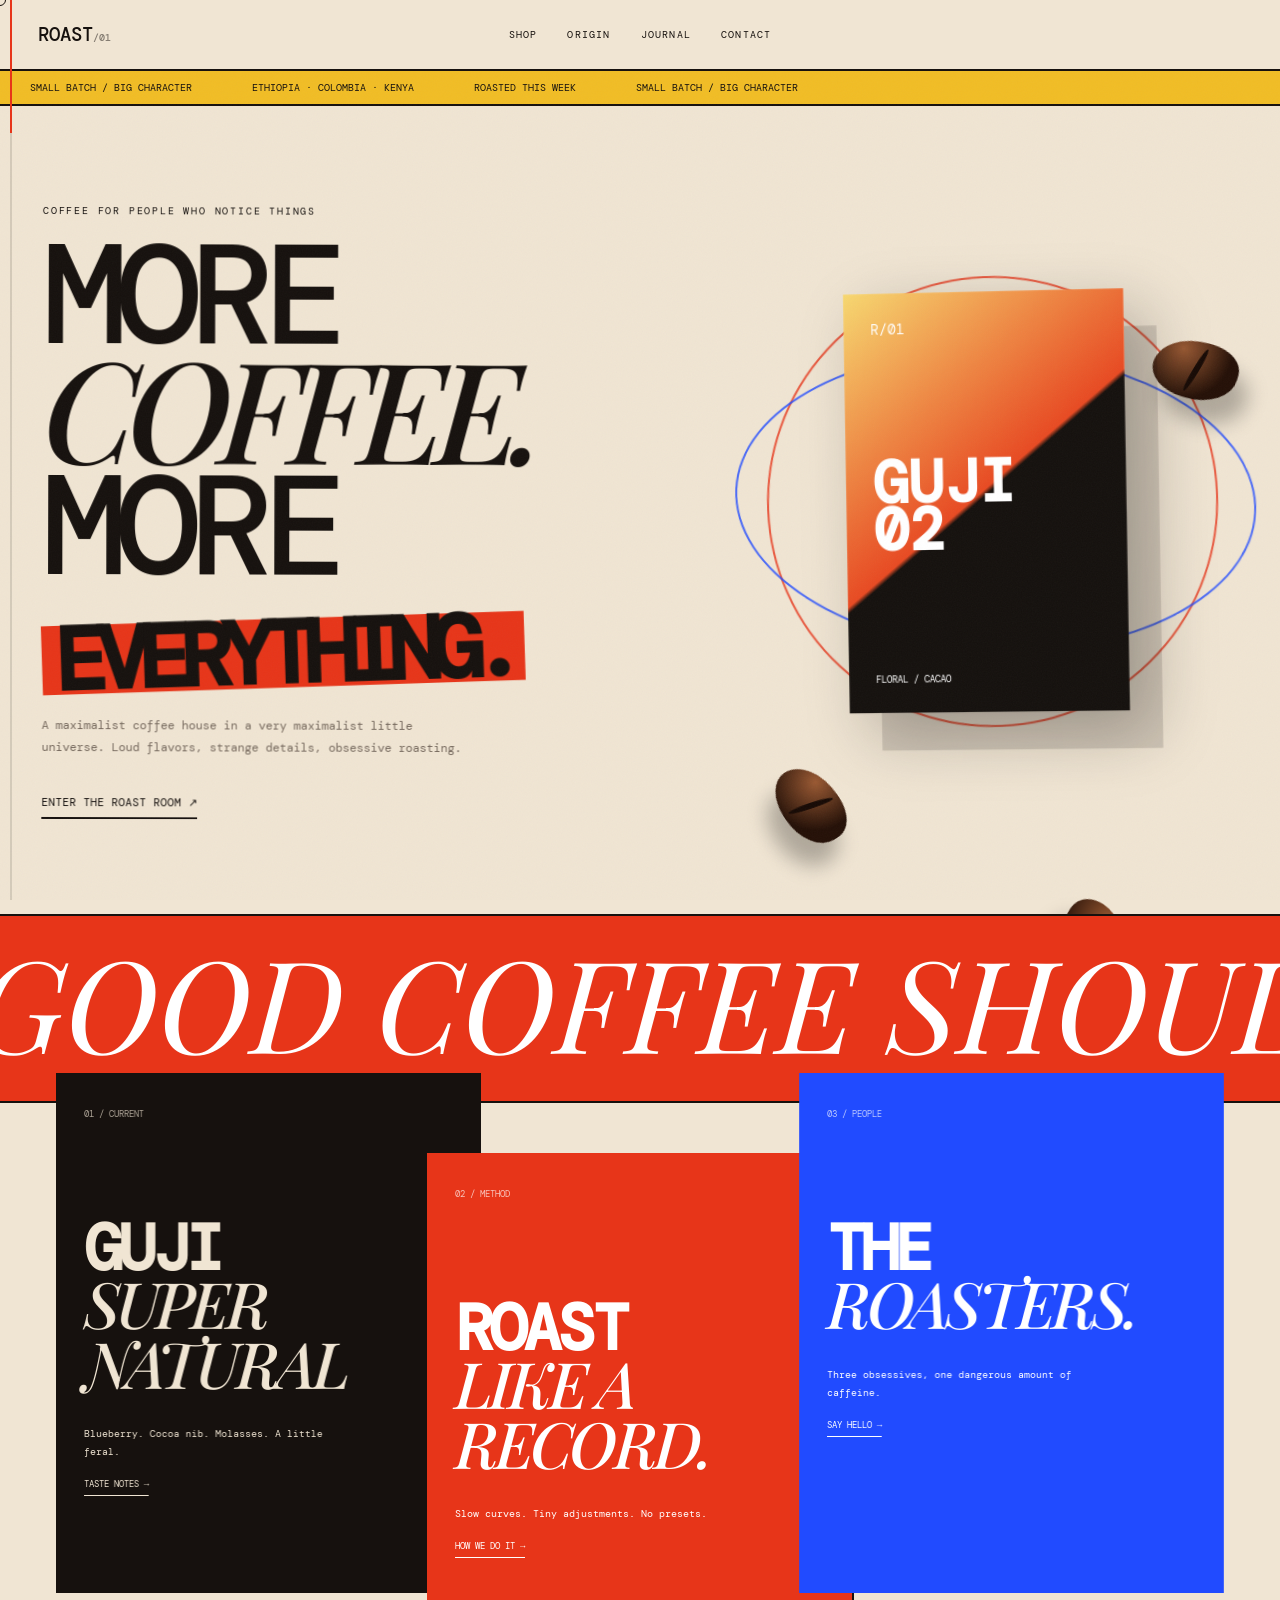
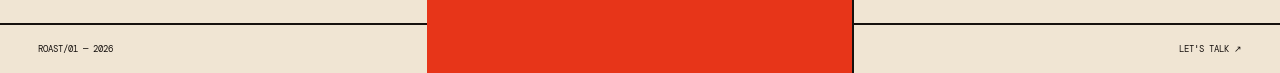
<file: index.html>
<!doctype html><html><head><meta charset="utf-8"><meta name="viewport" content="width=device-width,initial-scale=1"><title>ROAST/01 — Coffee With Character</title><link rel="stylesheet" href="style.css"></head><body data-page="home"><div id="cursor"></div><div class="noise"></div><header class="site-head"><a class="logo" href="index.html">ROAST<span>/01</span></a><nav><a href="shop.html">SHOP</a><a href="origin.html">ORIGIN</a><a href="journal.html">JOURNAL</a><a href="contact.html">CONTACT</a></nav><button class="menu">MENU</button></header><div class="ticker"><span>SMALL BATCH / BIG CHARACTER</span><span>ETHIOPIA · COLOMBIA · KENYA</span><span>ROASTED THIS WEEK</span><span>SMALL BATCH / BIG CHARACTER</span></div><main class="home"><section class="hero-max"><div class="hero-copy"><p class="eyebrow">COFFEE FOR PEOPLE WHO NOTICE THINGS</p><h1>MORE<br><i>COFFEE.</i><br>MORE <b>EVERYTHING.</b></h1><p class="lede">A maximalist coffee house in a very maximalist little universe. Loud flavors, strange details, obsessive roasting.</p><a class="giant-link" href="shop.html">ENTER THE ROAST ROOM <span>↗</span></a></div><div class="hero-object"><div class="ring r1"></div><div class="ring r2"></div><div class="bag3d"><span>R/01</span><strong>GUJI<br>02</strong><small>FLORAL / CACAO</small></div><div class="bean3d b1"></div><div class="bean3d b2"></div><div class="bean3d b3"></div></div></section><section class="marquee-big"><div>GOOD COFFEE SHOULD HAVE A POINT OF VIEW.</div></section><section class="feature-grid"><article class="feature feature-dark"><span>01 / CURRENT</span><h2>GUJI<br><i>SUPER NATURAL</i></h2><p>Blueberry. Cocoa nib. Molasses. A little feral.</p><a href="product.html">TASTE NOTES →</a></article><article class="feature feature-red"><span>02 / METHOD</span><h2>ROAST<br><i>LIKE A RECORD.</i></h2><p>Slow curves. Tiny adjustments. No presets.</p><a href="origin.html">HOW WE DO IT →</a></article><article class="feature feature-photo"><span>03 / PEOPLE</span><h2>THE<br><i>ROASTERS.</i></h2><p>Three obsessives, one dangerous amount of caffeine.</p><a href="contact.html">SAY HELLO →</a></article></section></main><footer class="site-foot"><span>ROAST/01 — 2026</span><span>COFFEE WITH CHARACTER</span><a href="contact.html">LET'S TALK ↗</a></footer><script src="script.js"></script><div class="scroll-orbit" style="left:6vw;top:45vh"></div></body></html>
</file>
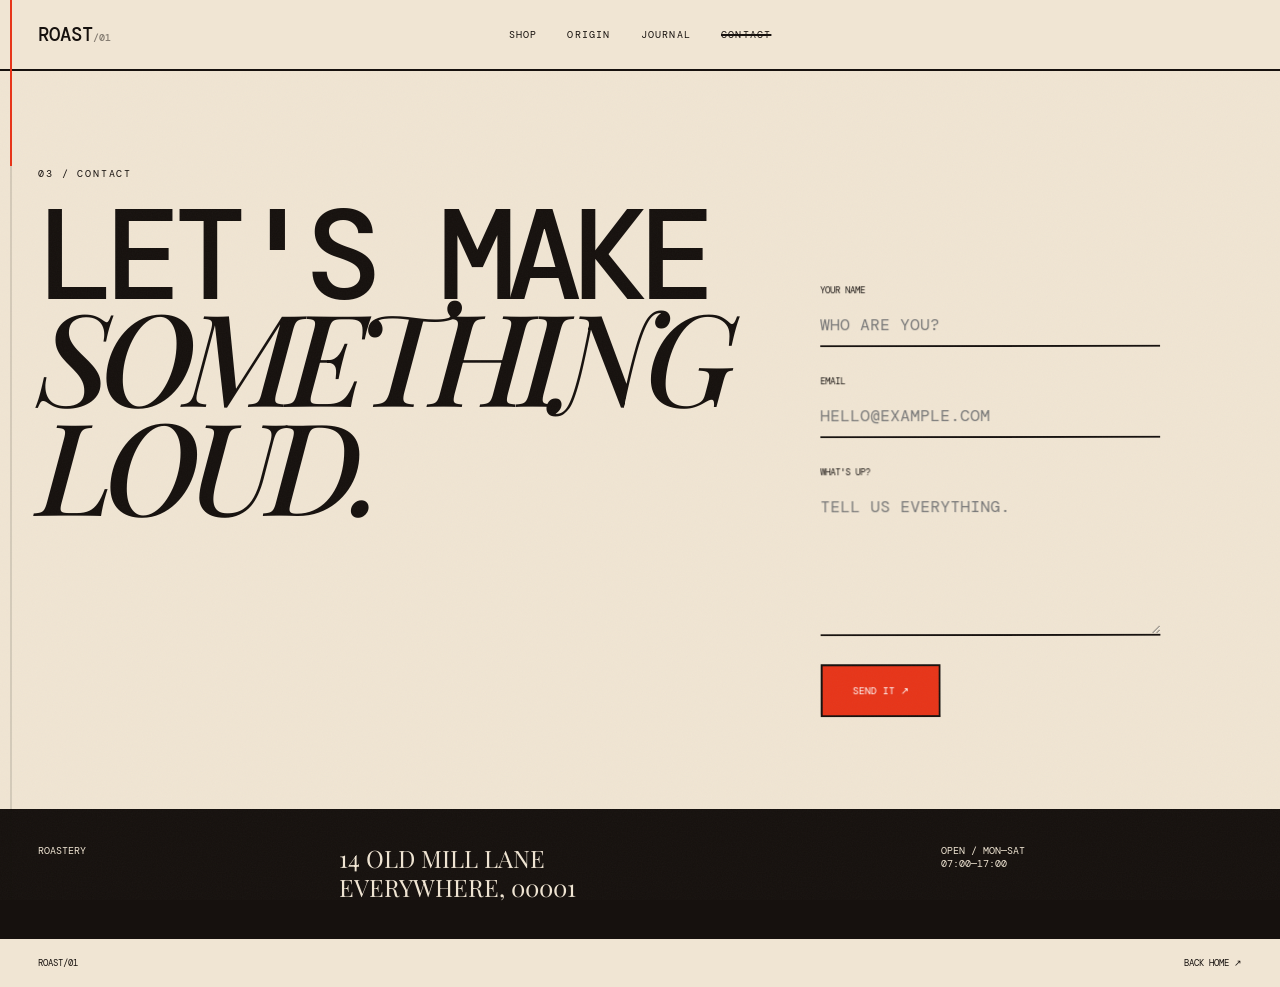
<file: contact.html>
<!doctype html><html><head><meta charset="utf-8"><meta name="viewport" content="width=device-width,initial-scale=1"><title>Contact — ROAST/01</title><link rel="stylesheet" href="style.css"></head><body data-page="contact"><div class="noise"></div><header class="site-head"><a class="logo" href="index.html">ROAST<span>/01</span></a><nav><a href="shop.html">SHOP</a><a href="origin.html">ORIGIN</a><a href="journal.html">JOURNAL</a><a class="active" href="contact.html">CONTACT</a></nav><button class="menu">MENU</button></header><main class="contact-page"><div class="contact-left"><span>03 / CONTACT</span><h1>LET'S MAKE<br><i>SOMETHING<br>LOUD.</i></h1></div><form class="contact-form"><label>YOUR NAME<input placeholder="WHO ARE YOU?"></label><label>EMAIL<input type="email" placeholder="HELLO@EXAMPLE.COM"></label><label>WHAT'S UP?<textarea placeholder="TELL US EVERYTHING."></textarea></label><button type="button" id="send">SEND IT ↗</button><p id="sent">Message launched into the void. ☕</p></form></main><section class="contact-band"><span>ROASTERY</span><strong>14 OLD MILL LANE<br>EVERYWHERE, 00001</strong><span>OPEN / MON—SAT<br>07:00—17:00</span></section><footer class="site-foot"><span>ROAST/01</span><a href="index.html">BACK HOME ↗</a></footer><script src="script.js"></script><div class="scroll-orbit" style="left:6vw;top:45vh"></div></body></html>
</file>
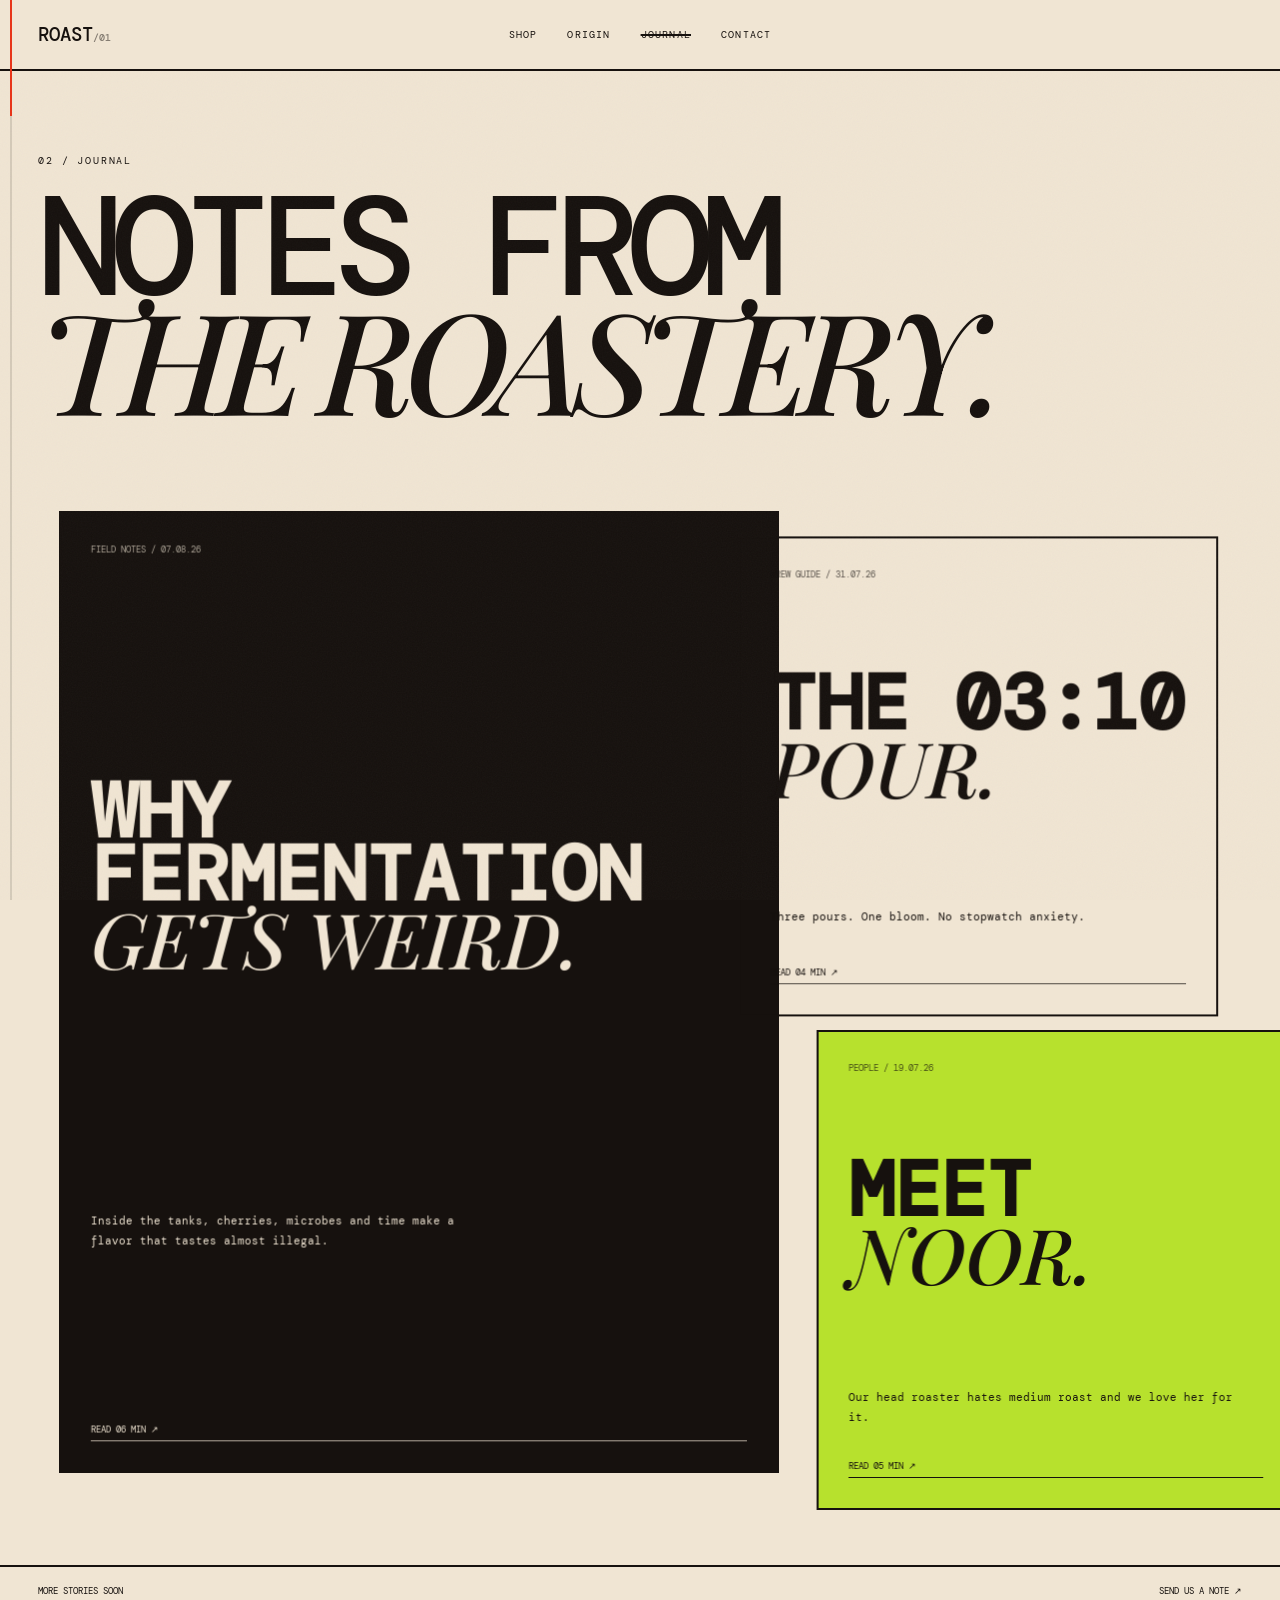
<file: journal.html>
<!doctype html><html><head><meta charset="utf-8"><meta name="viewport" content="width=device-width,initial-scale=1"><title>Journal — ROAST/01</title><link rel="stylesheet" href="style.css"></head><body data-page="journal"><div class="noise"></div><header class="site-head"><a class="logo" href="index.html">ROAST<span>/01</span></a><nav><a href="shop.html">SHOP</a><a href="origin.html">ORIGIN</a><a class="active" href="journal.html">JOURNAL</a><a href="contact.html">CONTACT</a></nav><button class="menu">MENU</button></header><main class="inner journal"><div class="page-title"><span>02 / JOURNAL</span><h1>NOTES FROM<br><i>THE ROASTERY.</i></h1></div><div class="stories"><article class="story hero-story"><span>FIELD NOTES / 07.08.26</span><h2>WHY FERMENTATION<br><i>GETS WEIRD.</i></h2><p>Inside the tanks, cherries, microbes and time make a flavor that tastes almost illegal.</p><a href="#">READ 06 MIN ↗</a></article><article class="story"><span>BREW GUIDE / 31.07.26</span><h2>THE 03:10<br><i>POUR.</i></h2><p>Three pours. One bloom. No stopwatch anxiety.</p><a href="#">READ 04 MIN ↗</a></article><article class="story accent-story"><span>PEOPLE / 19.07.26</span><h2>MEET<br><i>NOOR.</i></h2><p>Our head roaster hates medium roast and we love her for it.</p><a href="#">READ 05 MIN ↗</a></article></div></main><footer class="site-foot"><span>MORE STORIES SOON</span><a href="contact.html">SEND US A NOTE ↗</a></footer><script src="script.js"></script><div class="scroll-orbit" style="left:6vw;top:45vh"></div></body></html>
</file>
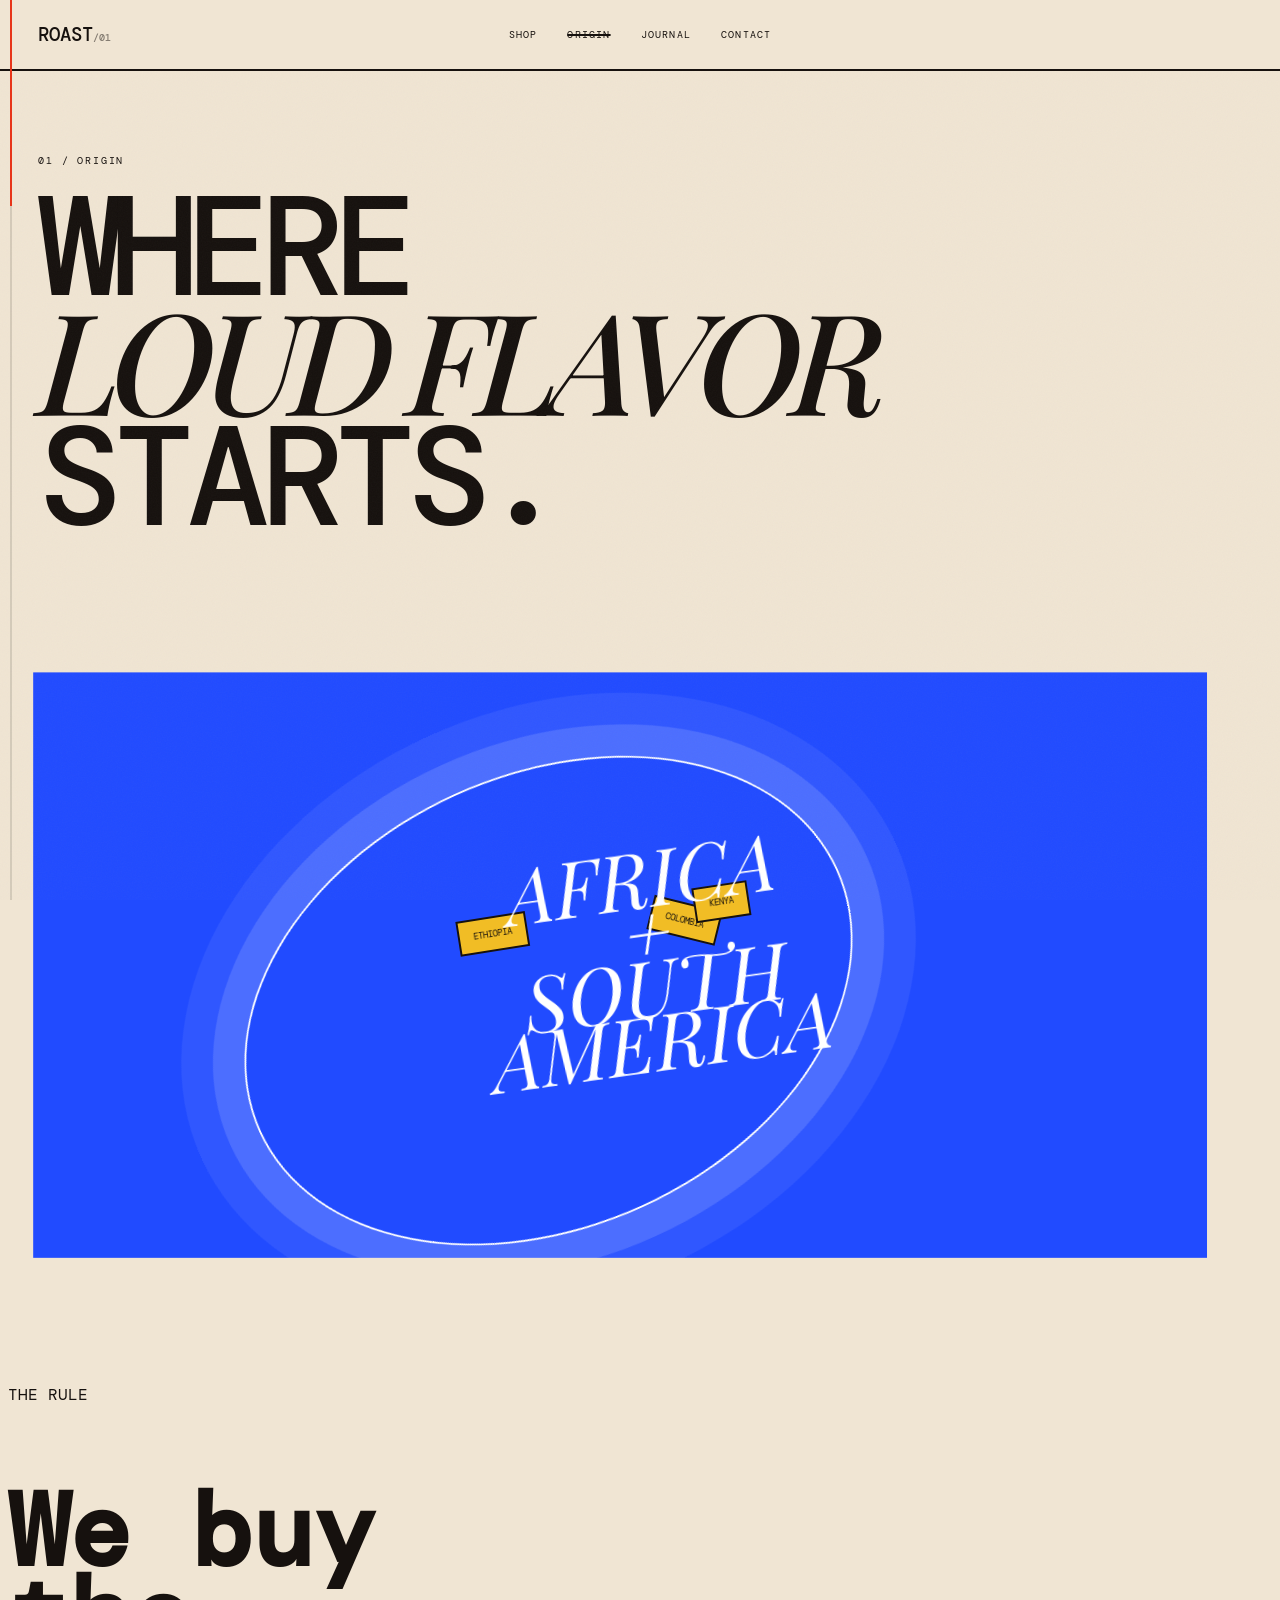
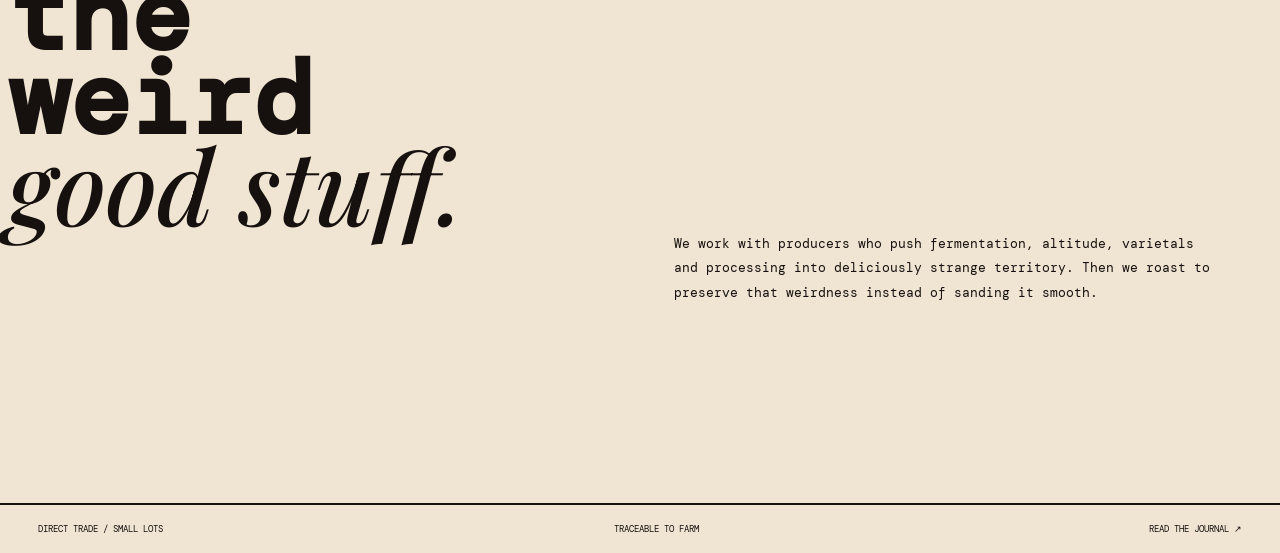
<file: origin.html>
<!doctype html><html><head><meta charset="utf-8"><meta name="viewport" content="width=device-width,initial-scale=1"><title>Origin — ROAST/01</title><link rel="stylesheet" href="style.css"></head><body data-page="origin"><div class="noise"></div><header class="site-head"><a class="logo" href="index.html">ROAST<span>/01</span></a><nav><a href="shop.html">SHOP</a><a class="active" href="origin.html">ORIGIN</a><a href="journal.html">JOURNAL</a><a href="contact.html">CONTACT</a></nav><button class="menu">MENU</button></header><main class="inner origin-page"><div class="page-title"><span>01 / ORIGIN</span><h1>WHERE<br><i>LOUD FLAVOR</i><br>STARTS.</h1></div><div class="map-stage"><div class="map-ring"></div><div class="pin p1">ETHIOPIA</div><div class="pin p2">COLOMBIA</div><div class="pin p3">KENYA</div><div class="continent">AFRICA<br>+<br>SOUTH<br>AMERICA</div></div><div class="origin-copy"><div><span>THE RULE</span><h2>We buy the weird<br><i>good stuff.</i></h2></div><p>We work with producers who push fermentation, altitude, varietals and processing into deliciously strange territory. Then we roast to preserve that weirdness instead of sanding it smooth.</p></div></main><footer class="site-foot"><span>DIRECT TRADE / SMALL LOTS</span><span>TRACEABLE TO FARM</span><a href="journal.html">READ THE JOURNAL ↗</a></footer><script src="script.js"></script><div class="scroll-orbit" style="left:6vw;top:45vh"></div></body></html>
</file>
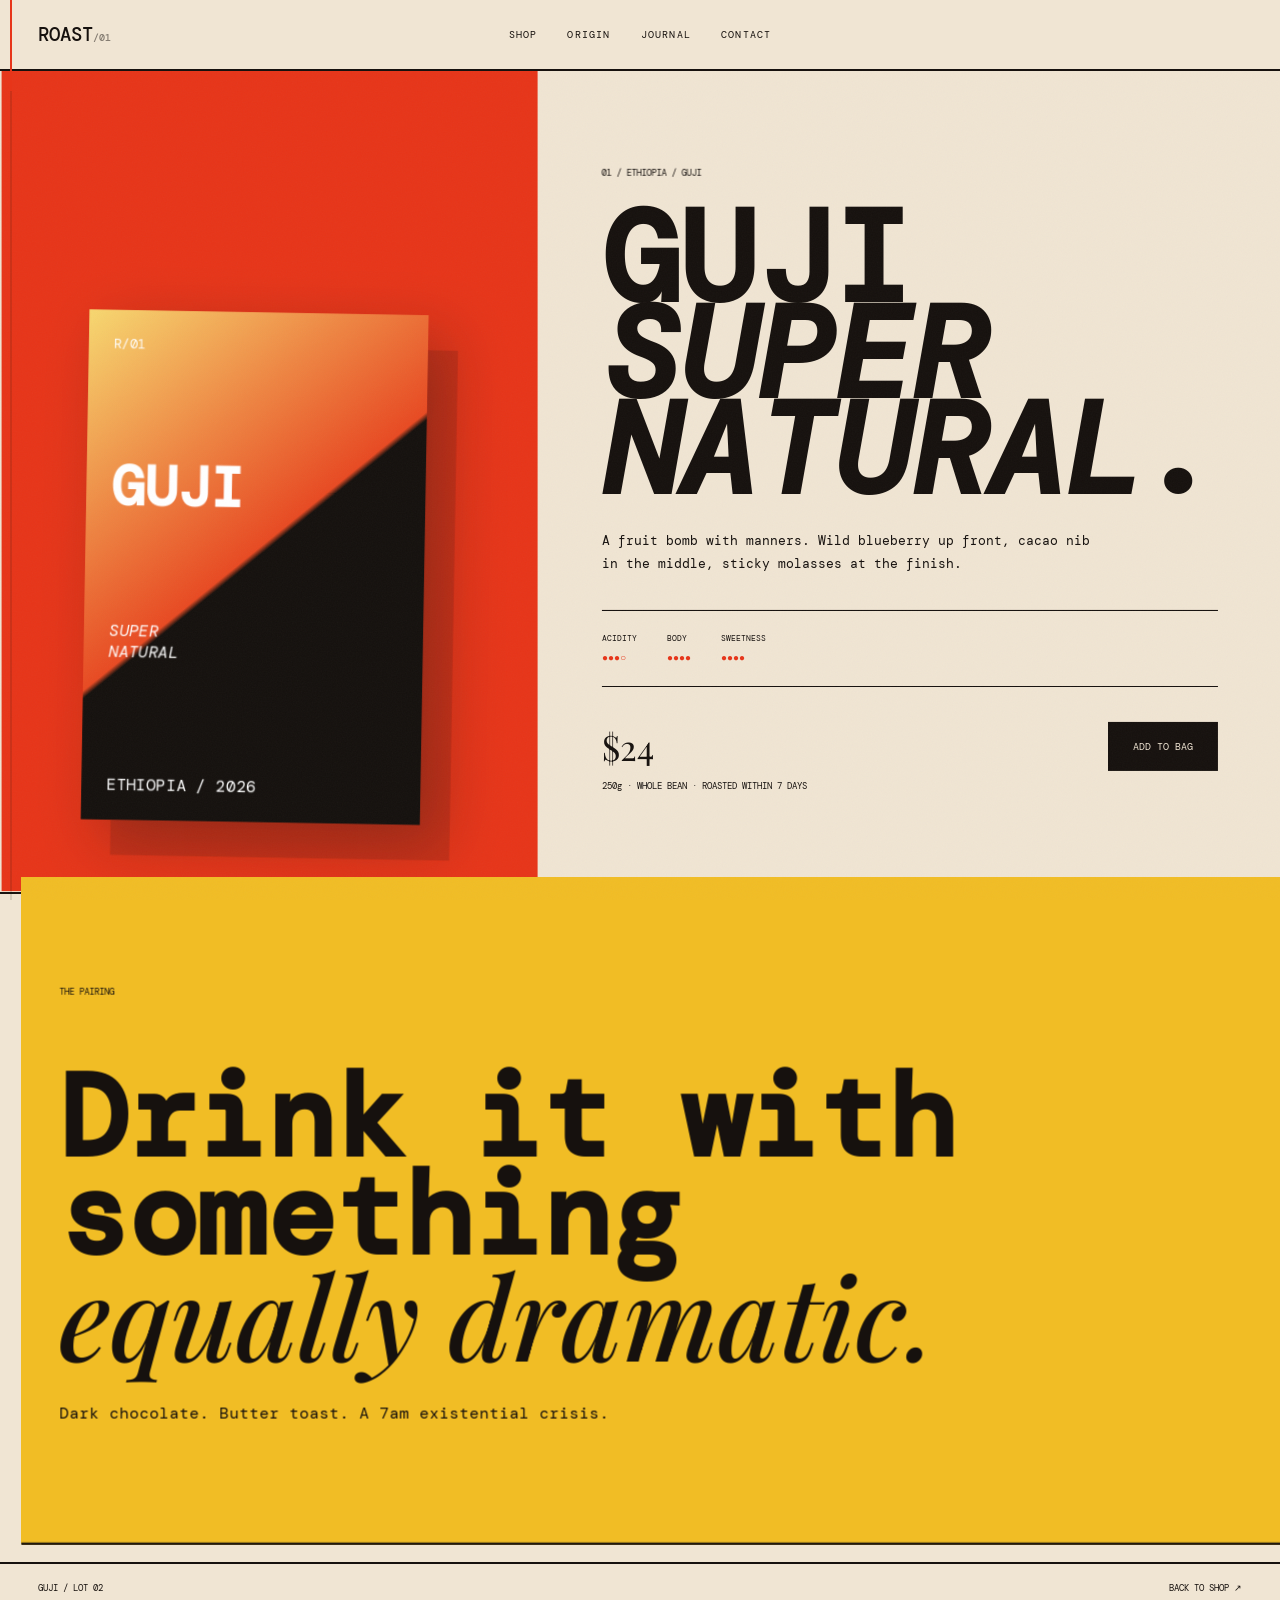
<file: product.html>
<!doctype html><html><head><meta charset="utf-8"><meta name="viewport" content="width=device-width,initial-scale=1"><title>Guji Super Natural — ROAST/01</title><link rel="stylesheet" href="style.css"></head><body data-page="product"><div class="noise"></div><header class="site-head"><a class="logo" href="index.html">ROAST<span>/01</span></a><nav><a href="shop.html">SHOP</a><a href="origin.html">ORIGIN</a><a href="journal.html">JOURNAL</a><a href="contact.html">CONTACT</a></nav><button class="menu">MENU</button></header><main class="product-page"><div class="product-visual"><div class="orbit"></div><div class="giant-bag"><small>R/01</small><strong>GUJI</strong><em>SUPER<br>NATURAL</em><span>ETHIOPIA / 2026</span></div></div><div class="product-info"><span>01 / ETHIOPIA / GUJI</span><h1>GUJI<br><i>SUPER<br>NATURAL.</i></h1><p class="bigcopy">A fruit bomb with manners. Wild blueberry up front, cacao nib in the middle, sticky molasses at the finish.</p><div class="notes"><div><small>ACIDITY</small><b>●●●○</b></div><div><small>BODY</small><b>●●●●</b></div><div><small>SWEETNESS</small><b>●●●●</b></div></div><div class="buy-row"><strong>$24</strong><button>ADD TO BAG</button></div><p class="micro">250g · WHOLE BEAN · ROASTED WITHIN 7 DAYS</p></div></main><section class="pairing"><span>THE PAIRING</span><h2>Drink it with something<br><i>equally dramatic.</i></h2><p>Dark chocolate. Butter toast. A 7am existential crisis.</p></section><footer class="site-foot"><span>GUJI / LOT 02</span><a href="shop.html">BACK TO SHOP ↗</a></footer><script src="script.js"></script><div class="scroll-orbit" style="left:6vw;top:45vh"></div></body></html>
</file>
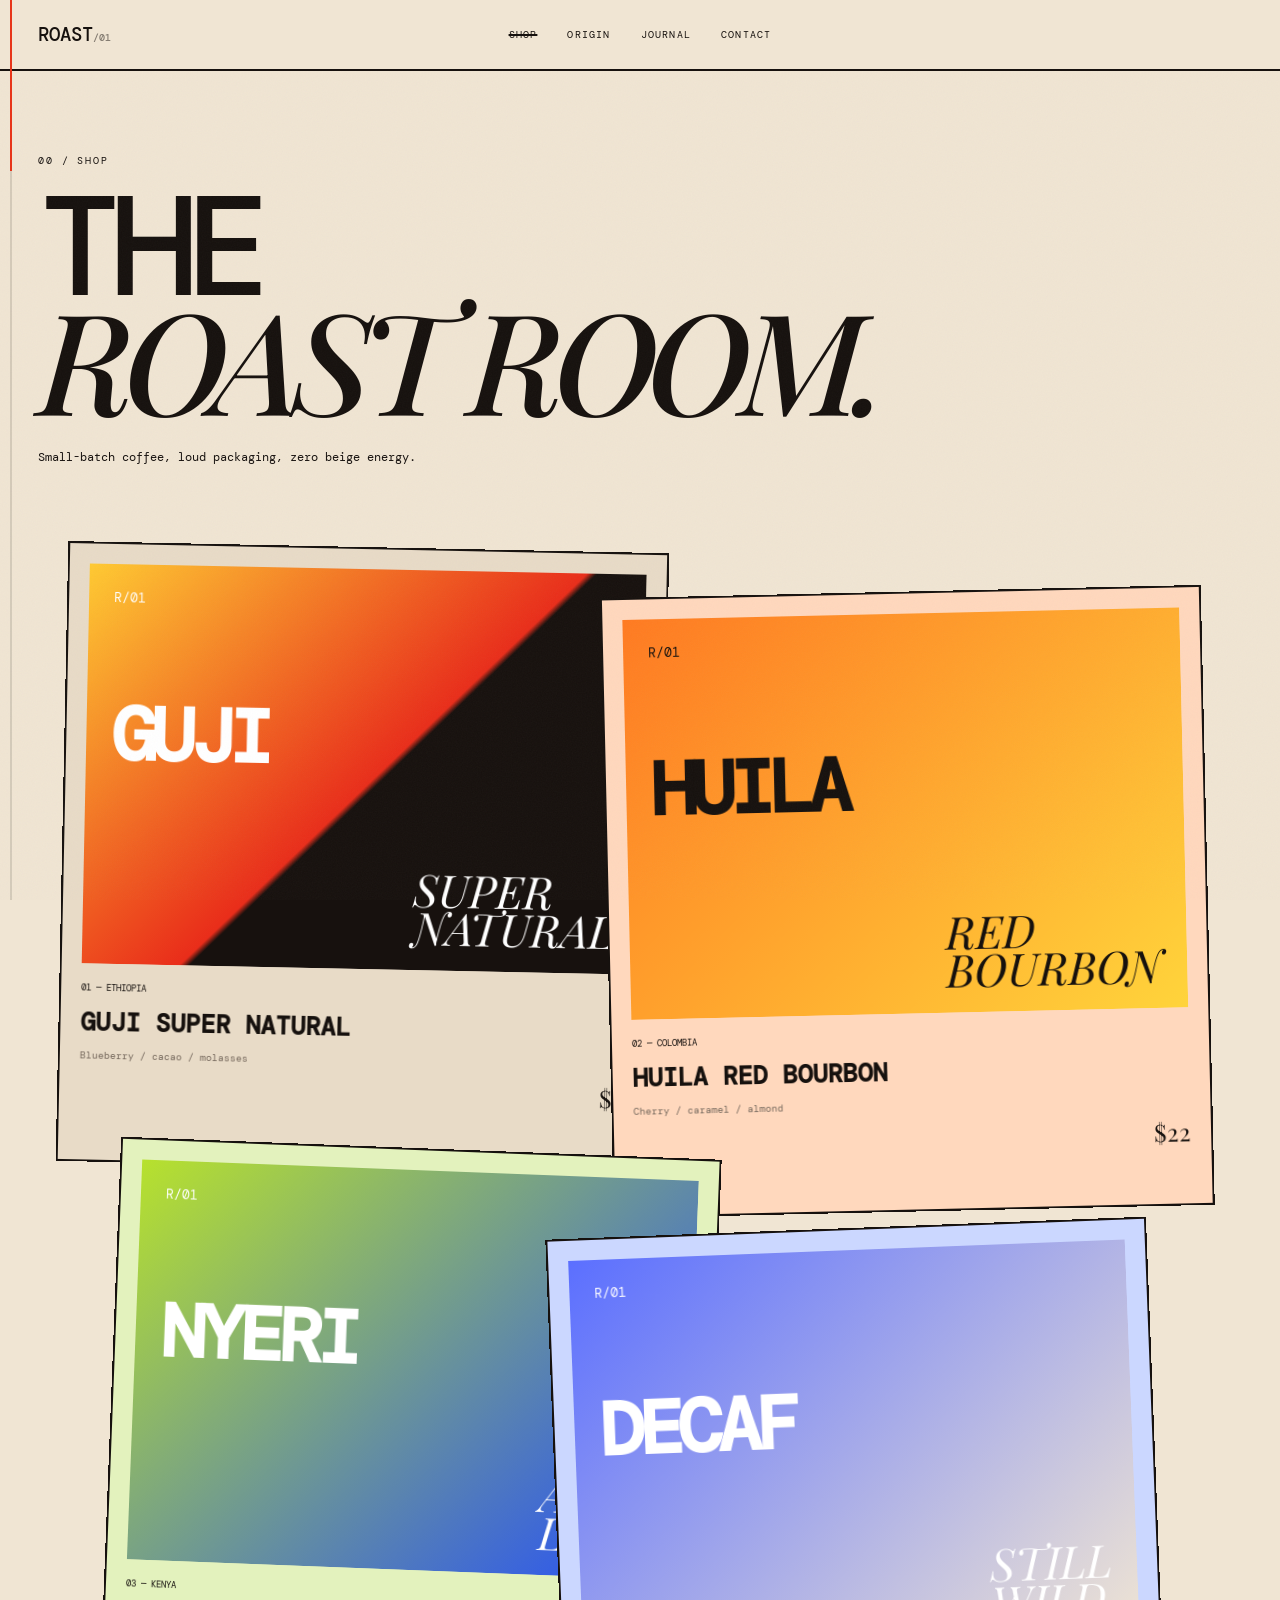
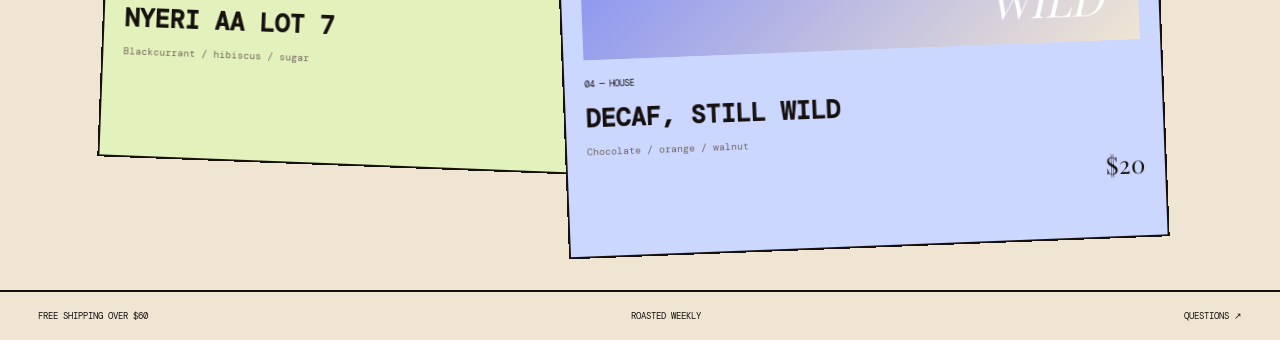
<file: shop.html>
<!doctype html><html><head><meta charset="utf-8"><meta name="viewport" content="width=device-width,initial-scale=1"><title>Shop — ROAST/01</title><link rel="stylesheet" href="style.css"></head><body data-page="shop"><div class="noise"></div><header class="site-head"><a class="logo" href="index.html">ROAST<span>/01</span></a><nav><a class="active" href="shop.html">SHOP</a><a href="origin.html">ORIGIN</a><a href="journal.html">JOURNAL</a><a href="contact.html">CONTACT</a></nav><button class="menu">MENU</button></header><main class="inner"><div class="page-title"><span>00 / SHOP</span><h1>THE<br><i>ROAST ROOM.</i></h1><p>Small-batch coffee, loud packaging, zero beige energy.</p></div><div class="product-grid"><a class="product-card hot" href="product.html"><div class="product-art bag-art"><small>R/01</small><b>GUJI</b><em>SUPER<br>NATURAL</em></div><span>01 — ETHIOPIA</span><h2>GUJI SUPER NATURAL</h2><p>Blueberry / cacao / molasses</p><strong>$24</strong></a><a class="product-card" href="product.html"><div class="product-art orange-art"><small>R/01</small><b>HUILA</b><em>RED<br>BOURBON</em></div><span>02 — COLOMBIA</span><h2>HUILA RED BOURBON</h2><p>Cherry / caramel / almond</p><strong>$22</strong></a><a class="product-card" href="product.html"><div class="product-art lime-art"><small>R/01</small><b>NYERI</b><em>AA<br>LOT 7</em></div><span>03 — KENYA</span><h2>NYERI AA LOT 7</h2><p>Blackcurrant / hibiscus / sugar</p><strong>$26</strong></a><a class="product-card" href="product.html"><div class="product-art blue-art"><small>R/01</small><b>DECAF</b><em>STILL<br>WILD</em></div><span>04 — HOUSE</span><h2>DECAF, STILL WILD</h2><p>Chocolate / orange / walnut</p><strong>$20</strong></a></div></main><footer class="site-foot"><span>FREE SHIPPING OVER $60</span><span>ROASTED WEEKLY</span><a href="contact.html">QUESTIONS ↗</a></footer><script src="script.js"></script><div class="scroll-orbit" style="left:6vw;top:45vh"></div></body></html>
</file>
<file: style.css>
@import url('https://fonts.googleapis.com/css2?family=DM+Mono:wght@400;500&family=Playfair+Display:ital,wght@0,500;1,500;1,700&display=swap');:root{--cream:#f0e5d3;--ink:#16110e;--red:#e73519;--yellow:#f1bd25;--blue:#214bff;--acid:#b7e12d;--muted:#76695d}*{box-sizing:border-box}html{scroll-behavior:smooth}body{margin:0;background:var(--cream);color:var(--ink);font-family:'DM Mono',monospace;overflow-x:hidden}.noise{position:fixed;inset:0;z-index:50;pointer-events:none;opacity:.035;background-image:url("data:image/svg+xml,%3Csvg xmlns='http://www.w3.org/2000/svg' width='180' height='180'%3E%3Cfilter id='n'%3E%3CfeTurbulence type='fractalNoise' baseFrequency='.8' numOctaves='3'/%3E%3C/filter%3E%3Crect width='100%25' height='100%25' filter='url(%23n)'/%3E%3C/svg%3E")}#cursor{position:fixed;width:12px;height:12px;border:1px solid var(--ink);border-radius:50%;z-index:100;pointer-events:none;left:-6px;top:-6px;mix-blend-mode:multiply;transition:width .25s,height .25s,background .25s}#cursor.big{width:48px;height:48px;background:var(--yellow);border-color:transparent}.site-head{position:relative;z-index:60;display:grid;grid-template-columns:1fr auto 1fr;align-items:center;padding:22px 3vw;border-bottom:2px solid var(--ink);background:var(--cream)}.logo{font-weight:500;font-size:19px;color:inherit;text-decoration:none}.logo span{font-size:10px;opacity:.5}.site-head nav{display:flex;gap:30px}.site-head nav a{font-size:10px;color:inherit;text-decoration:none;letter-spacing:.12em}.site-head nav a.active{text-decoration:line-through;text-decoration-thickness:2px}.menu{justify-self:end;border:1px solid var(--ink);background:transparent;padding:9px 13px;font:10px 'DM Mono';display:none}.ticker{display:flex;overflow:hidden;white-space:nowrap;border-bottom:2px solid var(--ink);background:var(--yellow);font-size:10px}.ticker span{padding:10px 30px;animation:marq 18s linear infinite}@keyframes marq{to{transform:translateX(-100%)}}.home{position:relative}.hero-max{min-height:90vh;padding:5vw 3vw;display:grid;grid-template-columns:1.15fr .85fr;align-items:center;border-bottom:2px solid var(--ink);overflow:hidden}.hero-copy{position:relative;z-index:3}.eyebrow,.page-title>span,.contact-left>span{font-size:10px;letter-spacing:.18em}.hero-max h1,.page-title h1,.contact-left h1{font-size:clamp(70px,11vw,170px);line-height:.78;letter-spacing:-.08em;font-weight:500;margin:24px 0}.hero-max h1 i,.page-title h1 i,.contact-left h1 i,h2 i,h3 i{font-family:'Playfair Display',serif;font-weight:500}.hero-max h1 b{font-size:.63em;background:var(--red);padding:0 12px;transform:rotate(-2deg);display:inline-block}.lede{font-size:12px;line-height:1.8;max-width:430px;color:var(--muted)}.giant-link{display:inline-block;margin-top:25px;color:var(--ink);font-size:11px;text-decoration:none;border-bottom:2px solid var(--ink);padding-bottom:8px}.hero-object{height:650px;position:relative;perspective:1000px}.bag3d,.giant-bag{position:absolute;width:260px;height:390px;background:linear-gradient(140deg,#f7d870,#e84a22 48%,#15110e 49%,#15110e 100%);box-shadow:30px 35px 0 #15110e25,20px 20px 55px #15110e45;transform:rotate(9deg) rotateY(-12deg);display:flex;flex-direction:column;padding:25px;justify-content:space-between;color:#fff;transition:transform .35s}.bag3d{left:24%;top:19%}.bag3d span,.giant-bag small{font-size:13px}.bag3d strong,.giant-bag strong{font-size:55px;line-height:.8}.bag3d small{font-size:9px}.ring{position:absolute;border:2px solid var(--red);border-radius:50%;width:450px;height:450px;left:10%;top:12%;transform:rotate(25deg) skew(-8deg);opacity:.8}.r2{width:520px;height:300px;border-color:var(--blue);top:25%;left:0;transform:rotate(-18deg)}.bean3d{position:absolute;width:85px;height:58px;border-radius:60% 40% 55% 45%;background:radial-gradient(circle at 30% 20%,#9a5932,#241007 65%);box-shadow:15px 20px 20px #0004}.bean3d:after{content:'';position:absolute;left:47%;top:8%;height:82%;width:6px;border-radius:50%;background:#170a05;transform:rotate(15deg)}.b1{left:10%;bottom:17%;transform:rotate(-20deg)}.b2{right:7%;top:20%;transform:rotate(35deg) scale(.7)}.b3{right:13%;bottom:5%;transform:rotate(-55deg) scale(1.2)}.marquee-big{overflow:hidden;border-bottom:2px solid var(--ink);background:var(--red);color:#fff;font-family:'Playfair Display',serif;font-style:italic;font-size:clamp(60px,10vw,150px);line-height:.9;padding:35px 0;white-space:nowrap}.marquee-big div{animation:marq2 16s linear infinite}@keyframes marq2{to{transform:translateX(-50%)}}.feature-grid{display:grid;grid-template-columns:repeat(3,1fr)}.feature{min-height:520px;padding:28px;border-right:2px solid var(--ink);transition:transform .3s;transform-style:preserve-3d}.feature:last-child{border:0}.feature-dark{background:var(--ink);color:var(--cream)}.feature-red{background:var(--red);color:#fff}.feature-photo{background:var(--blue);color:#fff}.feature span,.story span{font-size:9px;opacity:.7}.feature h2{font-size:clamp(44px,5vw,76px);line-height:.85;margin:100px 0 30px;letter-spacing:-.06em}.feature p{font-size:10px;line-height:1.8;max-width:280px}.feature a,.story a{color:inherit;font-size:9px;text-decoration:none;border-bottom:1px solid currentColor;padding-bottom:5px}.site-foot{display:flex;justify-content:space-between;padding:18px 3vw;border-top:2px solid var(--ink);font-size:9px}.site-foot a{color:inherit;text-decoration:none}.inner{padding:6vw 3vw}.page-title{max-width:1100px}.page-title p{font-size:12px;max-width:500px;line-height:1.8}.product-grid{display:grid;grid-template-columns:repeat(2,1fr);gap:2px;margin-top:8vw}.product-card{padding:20px;color:var(--ink);text-decoration:none;border:2px solid var(--ink);background:#e8dbc7;min-height:620px;transition:transform .35s;transform-style:preserve-3d}.product-card:nth-child(2){background:#ffd8bd}.product-card:nth-child(3){background:#e3f2bd}.product-card:nth-child(4){background:#cbd7ff}.product-art{height:400px;position:relative;display:flex;flex-direction:column;justify-content:space-between;padding:25px;overflow:hidden}.bag-art{background:linear-gradient(135deg,#ffca31,#e92d1a 52%,#17110e 53%);color:#fff}.orange-art{background:linear-gradient(135deg,#ff7a21,#ffd43b);color:#16110e}.lime-art{background:linear-gradient(135deg,#b7e12d,#214bff);color:#fff}.blue-art{background:linear-gradient(135deg,#5b6fff,#f0e5d3);color:#fff}.product-art b{font-size:75px;letter-spacing:-.08em}.product-art em{font:italic 45px/0.85 'Playfair Display';align-self:end}.product-card>span{display:block;margin-top:18px;font-size:9px}.product-card h2{font-size:25px;margin:12px 0 4px}.product-card p{font-size:10px;color:var(--muted)}.product-card strong{font:24px 'Playfair Display';float:right}.product-page{min-height:90vh;display:grid;grid-template-columns:1fr 1fr;border-bottom:2px solid var(--ink)}.product-visual{background:var(--red);position:relative;overflow:hidden;display:grid;place-items:center}.giant-bag{position:relative;width:340px;height:510px;transform:rotate(8deg) rotateY(-15deg) scale(1.05)}.product-info{padding:7vw 5vw}.product-info>span,.micro{font-size:9px}.product-info h1{font-size:clamp(70px,10vw,140px);line-height:.75;margin:30px 0}.bigcopy{font-size:13px;line-height:1.8;max-width:500px}.notes{display:flex;gap:30px;border-top:1px solid var(--ink);border-bottom:1px solid var(--ink);padding:22px 0;margin:35px 0}.notes div{display:flex;flex-direction:column;gap:8px}.notes small{font-size:8px}.notes b{font-size:10px;color:var(--red)}.buy-row{display:flex;justify-content:space-between;align-items:center}.buy-row strong{font:35px 'Playfair Display'}.buy-row button{background:var(--ink);color:var(--cream);border:0;padding:18px 25px;font:10px 'DM Mono'}.pairing{padding:8vw 3vw;background:var(--yellow);border-bottom:2px solid var(--ink)}.pairing span{font-size:9px}.pairing h2{font-size:clamp(55px,9vw,120px);line-height:.85;margin:70px 0 30px}.map-stage{height:600px;background:var(--blue);position:relative;margin-top:8vw;overflow:hidden;color:#fff}.map-ring{position:absolute;width:700px;height:500px;border:2px solid #fff;border-radius:50%;left:20%;top:8%;box-shadow:0 0 0 35px #fff2,0 0 0 70px #fff1;transform:rotate(-18deg)}.continent{position:absolute;left:38%;top:30%;font:italic 80px/.7 'Playfair Display';text-align:center;transform:rotate(-8deg)}.pin{position:absolute;background:var(--yellow);color:var(--ink);padding:10px 14px;font-size:9px;border:2px solid var(--ink);transform:rotate(-6deg);animation:float 3s ease-in-out infinite}.p1{left:27%;top:30%}.p2{left:57%;top:55%}.p3{left:67%;top:25%}@keyframes float{50%{transform:translateY(-15px) rotate(4deg)}}.origin-copy{display:grid;grid-template-columns:1fr 1fr;gap:10vw;padding:10vw 0}.origin-copy h2{font-size:clamp(55px,8vw,110px);line-height:.82}.origin-copy p{font-size:13px;line-height:1.9;align-self:end}.stories{display:grid;grid-template-columns:1.5fr 1fr;gap:2px;margin-top:8vw}.story{min-height:480px;border:2px solid var(--ink);padding:30px;display:flex;flex-direction:column;justify-content:space-between;transition:transform .3s;transform-style:preserve-3d}.hero-story{grid-row:span 2;background:var(--ink);color:var(--cream);min-height:700px}.accent-story{background:var(--acid)}.story h2{font-size:clamp(45px,6vw,90px);line-height:.82}.story p{font-size:11px;line-height:1.8;max-width:400px}.contact-page{min-height:82vh;padding:7vw 3vw;display:grid;grid-template-columns:1.2fr .8fr;gap:7vw}.contact-left h1{font-size:clamp(70px,10vw,150px)}.contact-form{align-self:end;display:flex;flex-direction:column;gap:28px}.contact-form label{font-size:9px;display:flex;flex-direction:column;gap:8px}.contact-form input,.contact-form textarea{border:0;border-bottom:2px solid var(--ink);background:transparent;padding:10px 0;font:16px 'DM Mono';outline:0}.contact-form textarea{height:150px;resize:vertical}.contact-form button{align-self:flex-start;background:var(--red);border:2px solid var(--ink);padding:18px 30px;font:10px 'DM Mono';color:#fff}.contact-form #sent{display:none;font-size:10px}.contact-form #sent.show{display:block}.contact-band{display:grid;grid-template-columns:1fr 2fr 1fr;padding:35px 3vw;background:var(--ink);color:var(--cream);font-size:10px}.contact-band strong{font:24px/1.2 'Playfair Display'}@media(max-width:800px){#cursor{display:none}.site-head{grid-template-columns:1fr auto}.site-head nav{display:none}.menu{display:block}.hero-max,.product-page,.contact-page{grid-template-columns:1fr}.hero-object{height:500px}.bag3d{left:30%;top:8%}.feature-grid,.product-grid{grid-template-columns:1fr}.feature{border-right:0;border-bottom:2px solid var(--ink)}.product-art{height:330px}.map-stage{height:420px}.continent{font-size:55px;left:30%}.origin-copy,.stories{grid-template-columns:1fr}.hero-story{min-height:500px}.contact-band{grid-template-columns:1fr;gap:25px}.site-foot{gap:15px;flex-wrap:wrap}.product-info{padding:14vw 6vw}.giant-bag{width:260px;height:400px}.product-visual{min-height:650px}}
/* Art-directed motion baseline */
.hero-copy,.hero-object,.bag3d,.giant-bag,.ring,.bean3d,.feature,.product-card,.product-visual,.product-info,.map-stage,.map-ring,.pin,.story,.contact-form,.origin-copy,.pairing{will-change:transform;transform-style:preserve-3d}.scroll-line{position:fixed;left:10px;top:0;width:2px;height:100vh;background:#16110e20;z-index:80;pointer-events:none}.scroll-line i{display:block;width:100%;height:0;background:var(--red)}@media(prefers-reduced-motion:reduce){.hero-copy,.hero-object,.bag3d,.giant-bag,.ring,.bean3d,.feature,.product-card,.product-visual,.product-info,.map-stage,.map-ring,.pin,.story,.contact-form,.origin-copy,.pairing{transform:none!important;animation:none!important;transition:none!important}}
</file>
